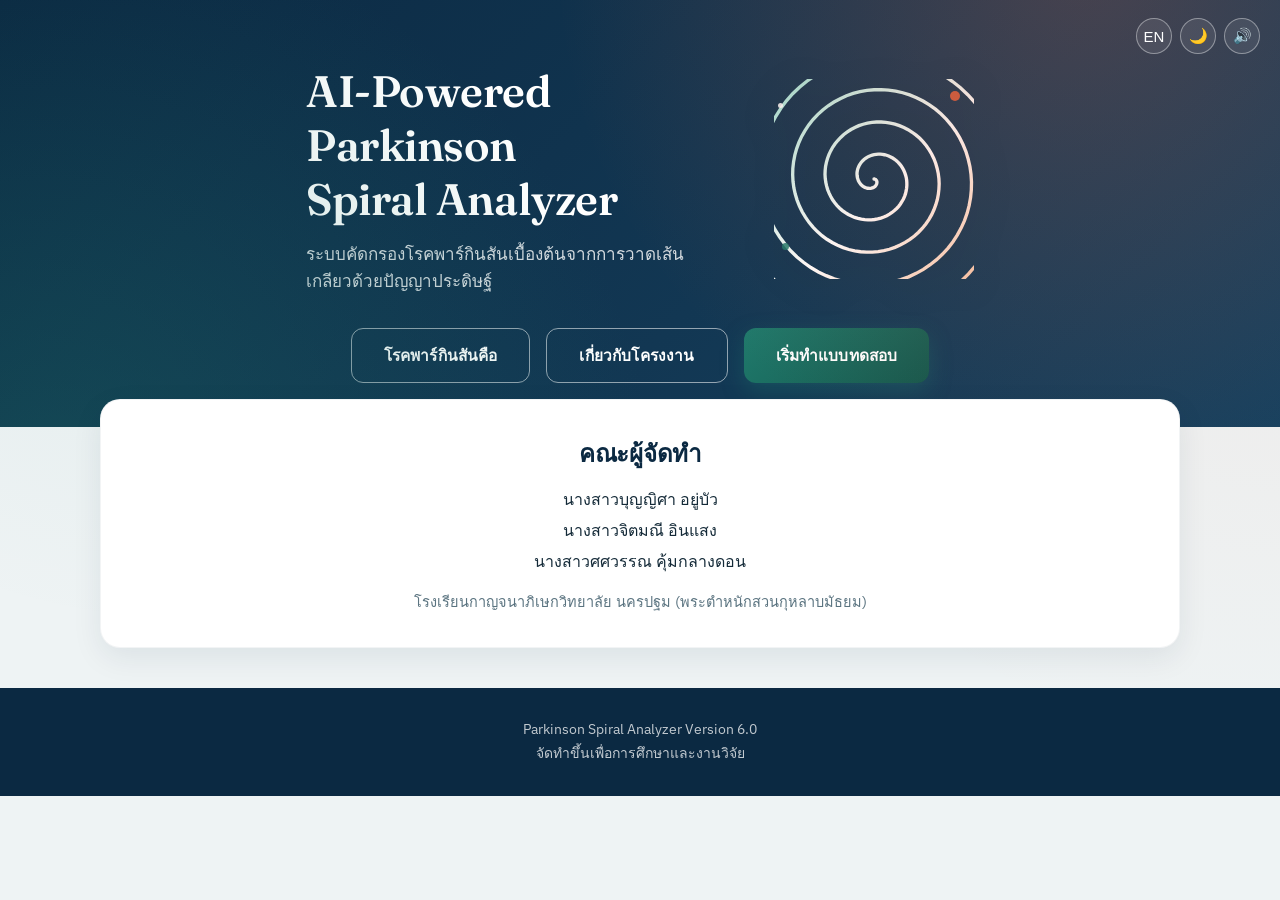
<file: index.html>
<!DOCTYPE html>
<html lang="th">

<head>
    <meta charset="UTF-8">
    <meta name="viewport" content="width=device-width, initial-scale=1.0">
    <title>AI-Powered Parkinson Spiral Analyzer</title>
    <link rel="stylesheet" href="style.css">

    <!-- Google Analytics: แทน G-XXXXXXXXXX ด้วย Measurement ID จริงของคุณ -->
    <!--
    <script async src="https://www.googletagmanager.com/gtag/js?id=G-XXXXXXXXXX"></script>
    <script>
      window.dataLayer = window.dataLayer || [];
      function gtag(){dataLayer.push(arguments);}
      gtag('js', new Date());
      gtag('config', 'G-XXXXXXXXXX');
    </script>
    -->
</head>

<body>

    <div id="pageSkeleton"><div class="skeleton-spinner"></div></div>

    <header class="header hero">

        <div class="utility-bar">
            <button id="langToggleBtn" class="util-btn" title="EN / ไทย">EN</button>
            <button id="themeToggleBtn" class="util-btn" title="Dark mode">🌙</button>
            <button id="soundToggleBtn" class="util-btn" title="Sound">🔊</button>
        </div>

        <div class="hero-inner">

            <div class="hero-text">
                <h1>AI-Powered Parkinson<br>Spiral Analyzer</h1>
                <p data-i18n="hero_subtitle">
                    ระบบคัดกรองโรคพาร์กินสันเบื้องต้นจากการวาดเส้นเกลียว
                    ด้วยปัญญาประดิษฐ์
                </p>
            </div>

            <div class="hero-visual">
                <svg class="hero-spiral" viewBox="0 0 240 240">
                    <path id="heroSpiralPath" fill="none" stroke="url(#spiralGrad)" stroke-width="4" stroke-linecap="round" />
                    <defs>
                        <linearGradient id="spiralGrad" x1="0%" y1="0%" x2="100%" y2="100%">
                            <stop offset="0%" stop-color="#7FD8C8"/>
                            <stop offset="55%" stop-color="#FFFFFF"/>
                            <stop offset="100%" stop-color="#F4B48C"/>
                        </linearGradient>
                    </defs>
                </svg>
                <span class="orbit-dot dot-1"></span>
                <span class="orbit-dot dot-2"></span>
                <span class="orbit-dot dot-3"></span>
            </div>

        </div>

        <div class="home-buttons">
            <a href="about.html" class="btn btn-outline-light" data-i18n="btn_about">โรคพาร์กินสันคือ</a>
            <a href="project.html" class="btn btn-outline-light" data-i18n="btn_project">เกี่ยวกับโครงงาน</a>
            <a href="test.html" class="btn analyze" data-i18n="btn_start_test">เริ่มทำแบบทดสอบ</a>
        </div>

    </header>

    <main class="container">

        <section class="card credits">
            <h2 data-i18n="credits_title">คณะผู้จัดทำ</h2>
            <ol class="credits-list">
                <li data-i18n="credits_name1">นางสาวบุญญิศา อยู่บัว</li>
                <li data-i18n="credits_name2">นางสาวจิตมณี อินแสง</li>
                <li data-i18n="credits_name3">นางสาวศศวรรณ คุ้มกลางดอน</li>
            </ol>
            <p class="credits-school" data-i18n="credits_school">
                โรงเรียนกาญจนาภิเษกวิทยาลัย นครปฐม (พระตำหนักสวนกุหลาบมัธยม)
            </p>
        </section>

    </main>

    <footer class="footer">
        <p data-i18n="footer_line1">Parkinson Spiral Analyzer Version 6.0</p>
        <p data-i18n="footer_line2">Developed for Educational &amp; Research Purposes</p>
    </footer>

    <script src="i18n.js"></script>
    <script src="enhancements.js"></script>
    <script>
        // วาดเส้นก้นหอยกลางหน้าแรก พร้อมแอนิเมชันลากเส้นตอนโหลด
        const path = document.getElementById('heroSpiralPath');
        const cx = 120, cy = 120;
        let d = '';
        for (let a = 0; a <= 9 * Math.PI; a += 0.08) {
            const r = 6.2 * a;
            const x = cx + r * Math.cos(a);
            const y = cy + r * Math.sin(a);
            d += (a === 0 ? 'M' : 'L') + x.toFixed(1) + ',' + y.toFixed(1) + ' ';
        }
        path.setAttribute('d', d);
        const len = path.getTotalLength();
        path.style.strokeDasharray = len;
        path.style.strokeDashoffset = len;
        requestAnimationFrame(() => {
            path.style.transition = 'stroke-dashoffset 2.2s cubic-bezier(.2,.7,.2,1)';
            path.style.strokeDashoffset = 0;
        });
    </script>

</body>
</html>
</file>
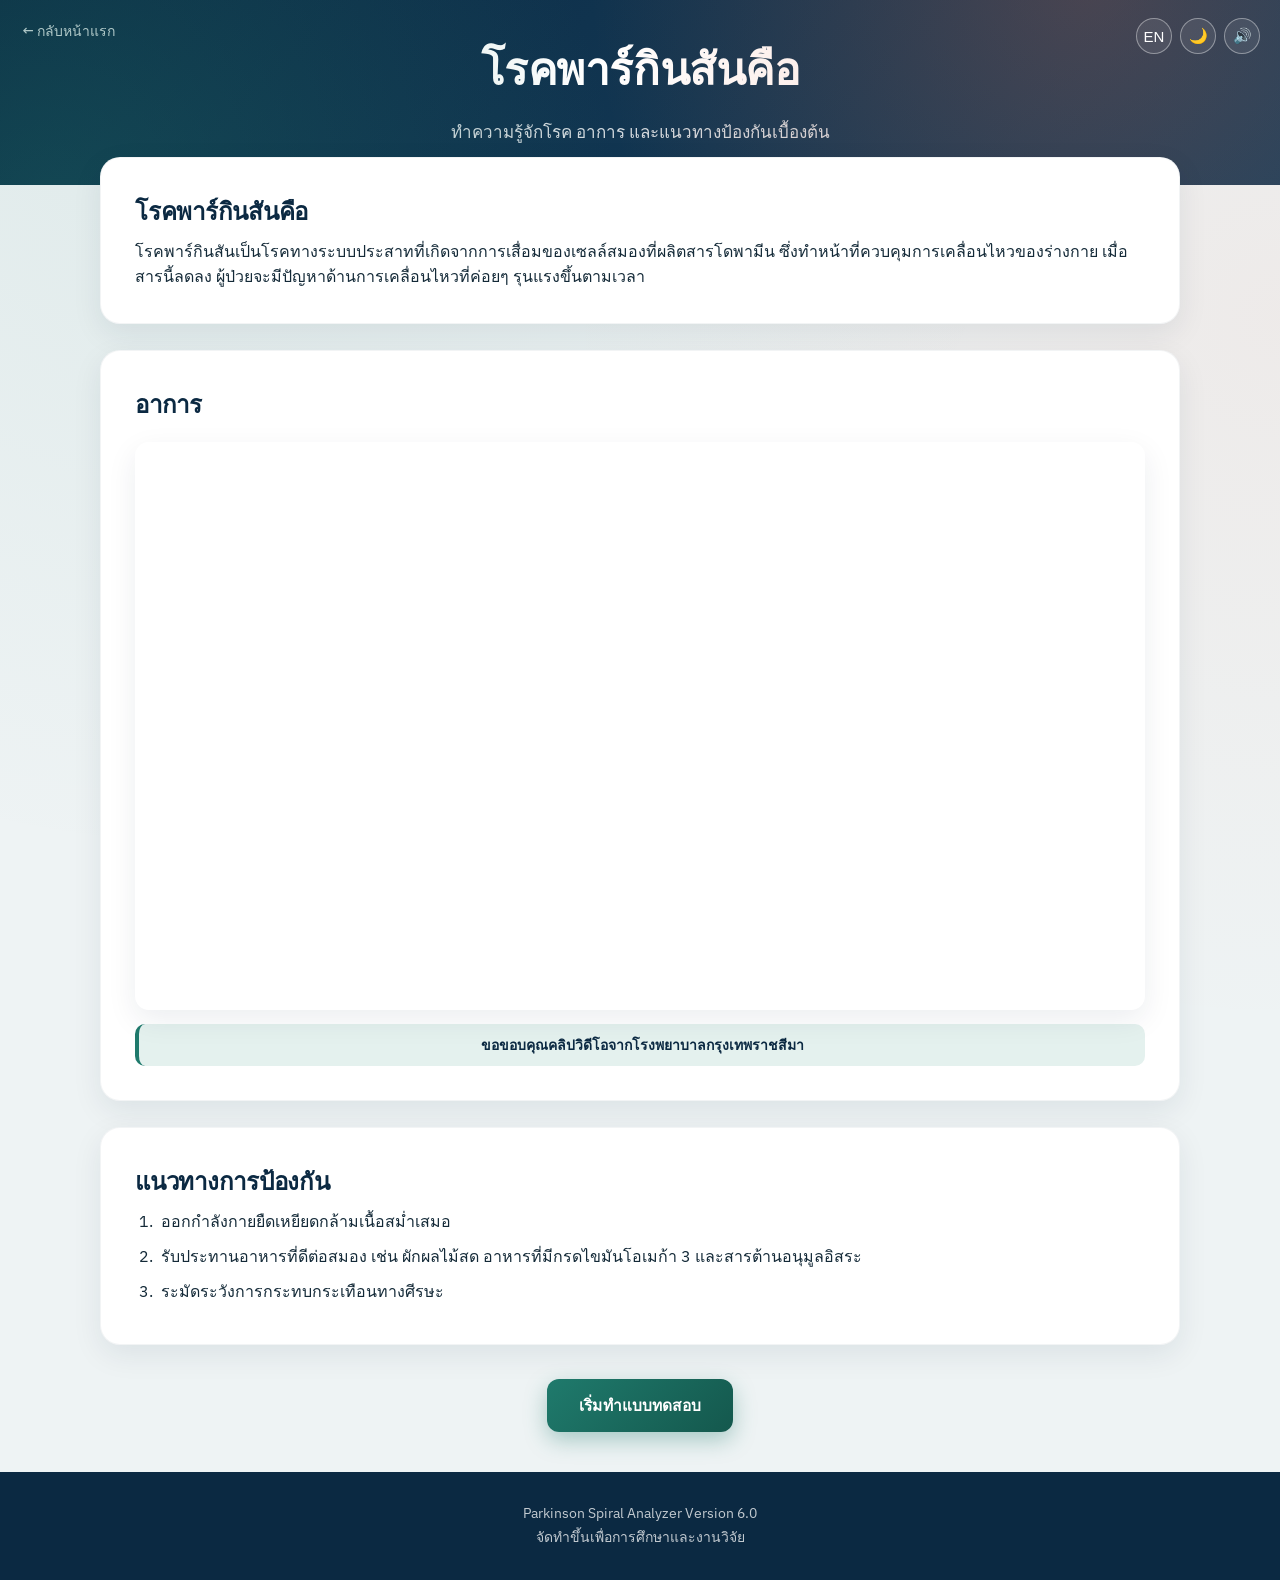
<file: about.html>
<!DOCTYPE html>
<html lang="th">

<head>
    <meta charset="UTF-8">
    <meta name="viewport" content="width=device-width, initial-scale=1.0">
    <title>โรคพาร์กินสันคือ - Parkinson Spiral Analyzer</title>
    <link rel="stylesheet" href="style.css">
</head>

<body>

    <div id="pageSkeleton"><div class="skeleton-spinner"></div></div>

    <header class="header header-sub">
        <div class="utility-bar">
            <button id="langToggleBtn" class="util-btn" title="EN / ไทย">EN</button>
            <button id="themeToggleBtn" class="util-btn" title="Dark mode">🌙</button>
            <button id="soundToggleBtn" class="util-btn" title="Sound">🔊</button>
        </div>
        <a href="index.html" class="back-link" data-i18n="back_link">← กลับหน้าแรก</a>
        <h1 data-i18n="about_title">โรคพาร์กินสันคือ</h1>
        <p data-i18n="about_subtitle">ทำความรู้จักโรค อาการ และแนวทางป้องกันเบื้องต้น</p>
    </header>

    <main class="container">

        <section class="card">
            <h2 data-i18n="about_what_title">โรคพาร์กินสันคือ</h2>
            <p data-i18n="about_what_body">
                โรคพาร์กินสันเป็นโรคทางระบบประสาทที่เกิดจากการเสื่อมของเซลล์สมอง
                ที่ผลิตสารโดพามีน ซึ่งทำหน้าที่ควบคุมการเคลื่อนไหวของร่างกาย
                เมื่อสารนี้ลดลง ผู้ป่วยจะมีปัญหาด้านการเคลื่อนไหวที่ค่อยๆ
                รุนแรงขึ้นตามเวลา
            </p>
        </section>

        <section class="card">
            <h2 data-i18n="about_symptoms_title">อาการ</h2>

            <div class="video-wrap">
                <iframe
                    src="https://www.youtube.com/embed/OqSrEcrw0lI"
                    title="ความรู้เรื่องโรคพาร์กินสัน"
                    frameborder="0"
                    allow="accelerometer; autoplay; clipboard-write; encrypted-media; gyroscope; picture-in-picture"
                    allowfullscreen>
                </iframe>
            </div>
            <p class="video-credit" data-i18n="about_video_credit">
                ขอขอบคุณคลิปวิดีโอจากโรงพยาบาลกรุงเทพราชสีมา
            </p>
        </section>

        <section class="card">
            <h2 data-i18n="about_prevention_title">แนวทางการป้องกัน</h2>
            <ol class="info-list">
                <li data-i18n="prevention_1">ออกกำลังกาย ยืดเหยียดกล้ามเนื้อสม่ำเสมอ</li>
                <li data-i18n="prevention_2">รับประทานอาหารที่ดีต่อสมอง เช่น ผักผลไม้สด อาหารที่มีกรดไขมันโอเมก้า 3 และสารต้านอนุมูลอิสระ</li>
                <li data-i18n="prevention_3">ระมัดระวังการกระทบกระเทือนทางศีรษะ</li>
            </ol>
        </section>

        <div class="home-buttons">
            <a href="test.html" class="btn analyze" data-i18n="btn_start_test">เริ่มทำแบบทดสอบ</a>
        </div>

    </main>

    <footer class="footer">
        <p data-i18n="footer_line1">Parkinson Spiral Analyzer Version 6.0</p>
        <p data-i18n="footer_line2">Developed for Educational &amp; Research Purposes</p>
    </footer>

    <script src="i18n.js"></script>
    <script src="enhancements.js"></script>

</body>
</html>
</file>
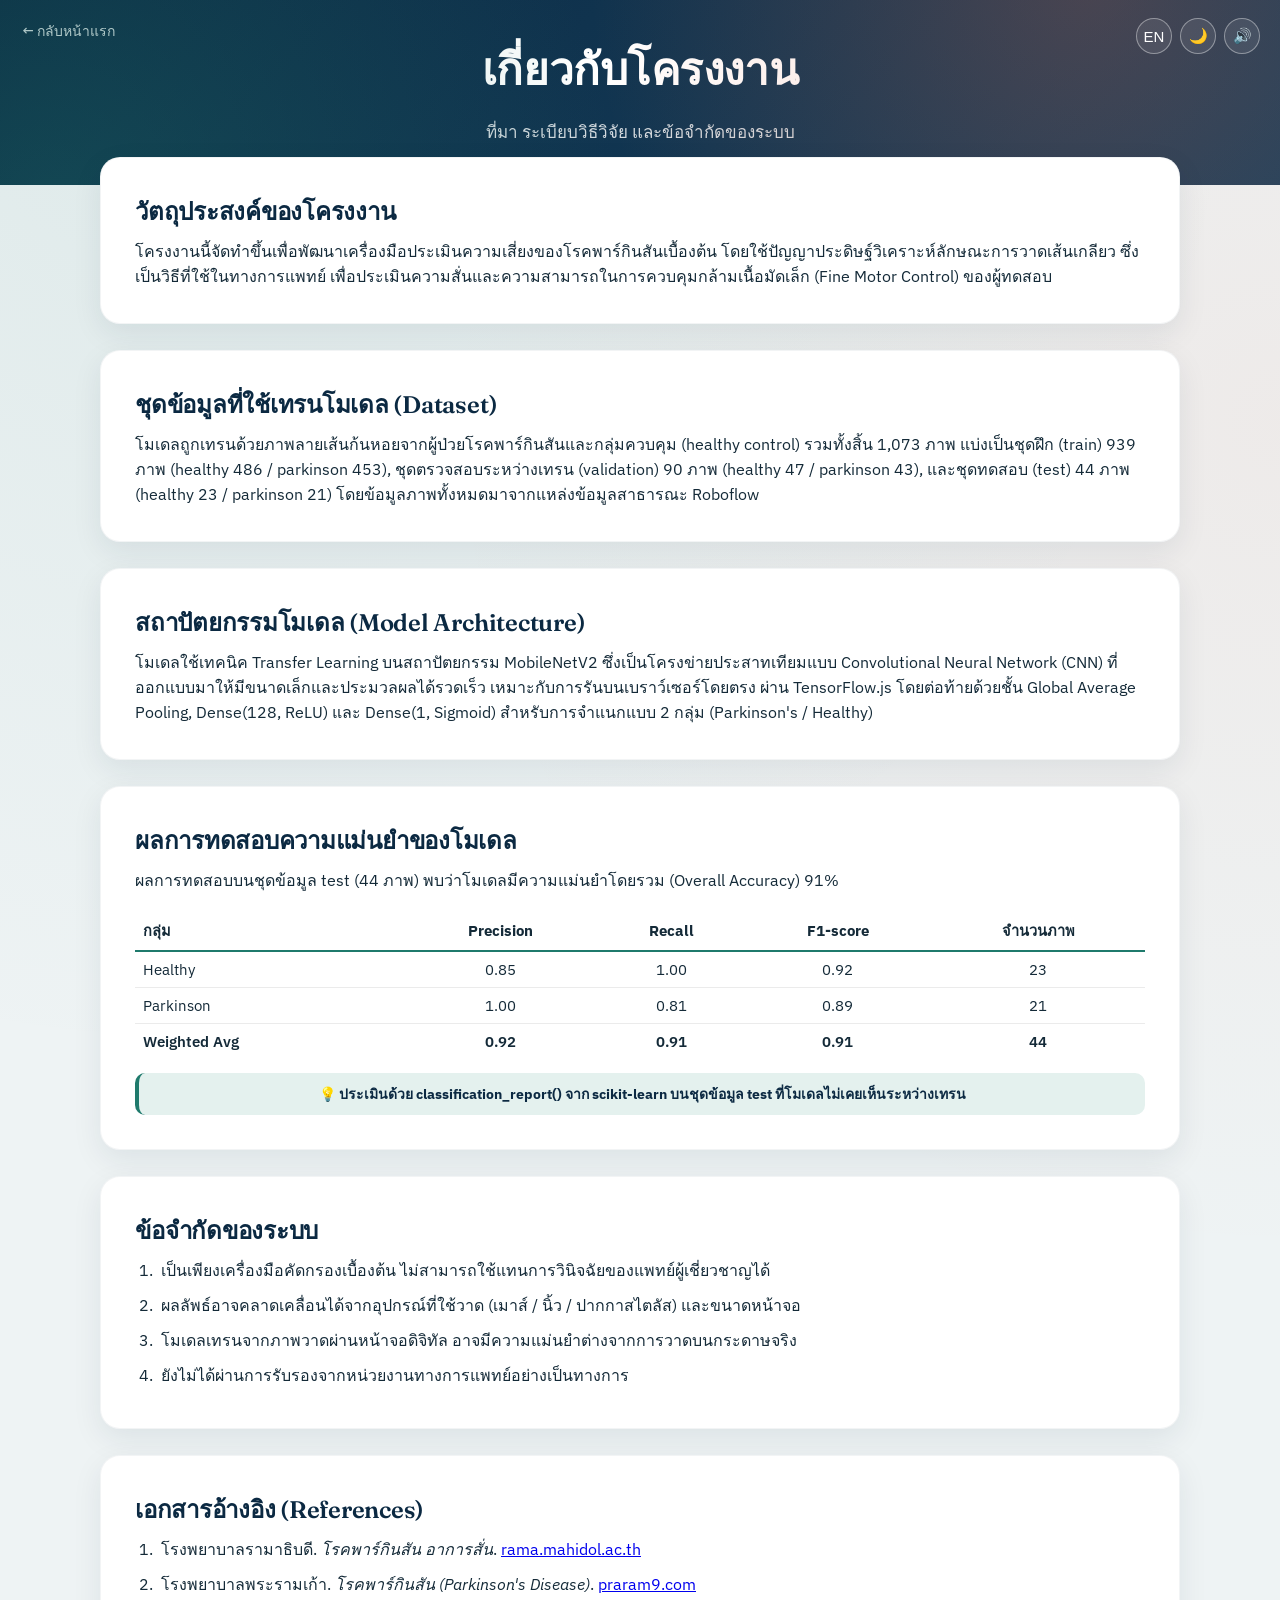
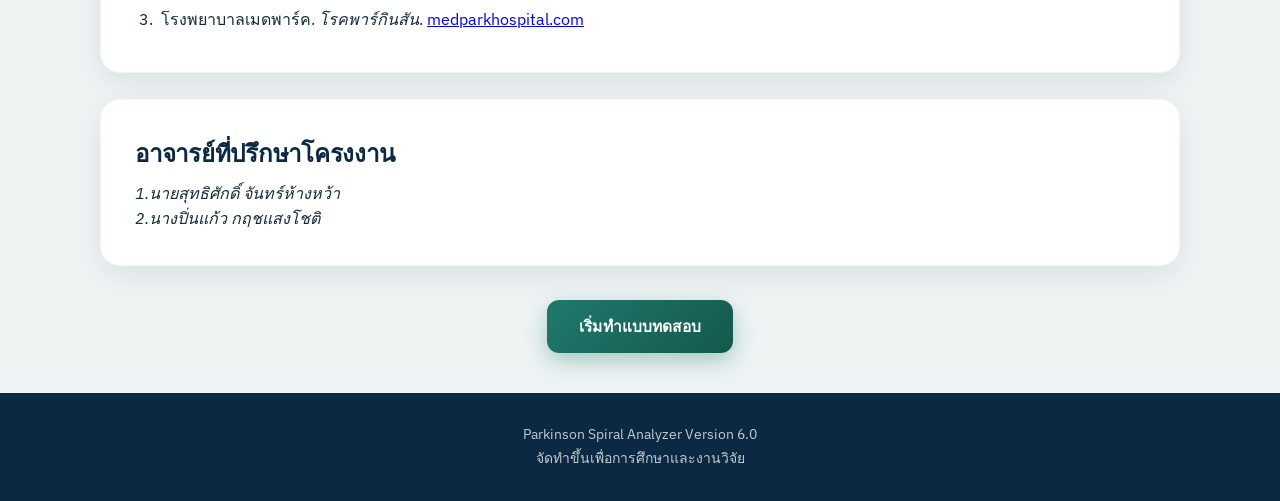
<file: project.html>
<!DOCTYPE html>
<html lang="th">

<head>
    <meta charset="UTF-8">
    <meta name="viewport" content="width=device-width, initial-scale=1.0">
    <title>เกี่ยวกับโครงงาน - Parkinson Spiral Analyzer</title>
    <link rel="stylesheet" href="style.css">
</head>

<body>

    <div id="pageSkeleton"><div class="skeleton-spinner"></div></div>

    <header class="header header-sub">
        <div class="utility-bar">
            <button id="langToggleBtn" class="util-btn" title="EN / ไทย">EN</button>
            <button id="themeToggleBtn" class="util-btn" title="Dark mode">🌙</button>
            <button id="soundToggleBtn" class="util-btn" title="Sound">🔊</button>
        </div>
        <a href="index.html" class="back-link" data-i18n="back_link">← กลับหน้าแรก</a>
        <h1 data-i18n="project_title">เกี่ยวกับโครงงาน</h1>
        <p data-i18n="project_subtitle">ที่มา ระเบียบวิธีวิจัย และข้อจำกัดของระบบ</p>
    </header>

    <main class="container">

        <section class="card">
            <h2 data-i18n="project_objective_title">วัตถุประสงค์ของโครงงาน</h2>
            <p data-i18n="project_objective_body">
                โครงงานนี้จัดทำขึ้นเพื่อพัฒนาเครื่องมือประเมินความเสี่ยงของโรคพาร์กินสันเบื้องต้น
                โดยใช้ปัญญาประดิษฐ์วิเคราะห์ลักษณะการวาดเส้นเกลียว ซึ่งเป็นวิธีที่ใช้ในทางการแพทย์
                เพื่อประเมินความสั่นและความสามารถในการควบคุมกล้ามเนื้อมัดเล็ก
                (Fine Motor Control) ของผู้ทดสอบ
            </p>
        </section>

        <section class="card">
            <h2 data-i18n="project_dataset_title">ชุดข้อมูลที่ใช้เทรนโมเดล (Dataset)</h2>
            <p data-i18n="project_dataset_body_full">
                โมเดลถูกเทรนด้วยภาพลายเส้นก้นหอยจากผู้ป่วยโรคพาร์กินสัน
                และกลุ่มควบคุม (healthy control) รวมทั้งสิ้น <strong>1,073 ภาพ</strong>
                แบ่งเป็นชุดฝึก (train) <strong>939 ภาพ</strong> (healthy 486 / parkinson 453),
                ชุดตรวจสอบระหว่างเทรน (validation) <strong>90 ภาพ</strong> (healthy 47 / parkinson 43),
                และชุดทดสอบ (test) <strong>44 ภาพ</strong> (healthy 23 / parkinson 21)
                โดยข้อมูลภาพทั้งหมดมาจากแหล่งข้อมูลสาธารณะ <strong>Roboflow</strong>
            </p>
        </section>

        <section class="card">
            <h2 data-i18n="project_architecture_title">สถาปัตยกรรมโมเดล (Model Architecture)</h2>
            <p data-i18n="project_architecture_body_full">
                โมเดลใช้เทคนิค Transfer Learning บนสถาปัตยกรรม <strong>MobileNetV2</strong>
                ซึ่งเป็นโครงข่ายประสาทเทียมแบบ Convolutional Neural Network (CNN)
                ที่ออกแบบมาให้มีขนาดเล็กและประมวลผลได้รวดเร็ว เหมาะกับการรันบนเบราว์เซอร์โดยตรง
                ผ่าน TensorFlow.js โดยต่อท้ายด้วยชั้น Global Average Pooling, Dense(128, ReLU)
                และ Dense(1, Sigmoid) สำหรับการจำแนกแบบ 2 กลุ่ม (Parkinson's / Healthy)
            </p>
        </section>

        <section class="card">
            <h2 data-i18n="project_results_title">ผลการทดสอบความแม่นยำของโมเดล</h2>
            <p data-i18n="project_results_body">
                ผลการทดสอบบนชุดข้อมูล test (44 ภาพ) พบว่าโมเดลมีความแม่นยำโดยรวม
                (Overall Accuracy) <strong>91%</strong>
            </p>
            <div class="video-wrap" style="padding-top:0; height:auto; position:static; box-shadow:none; overflow:visible;">
                <table style="width:100%; border-collapse:collapse; font-size:14.5px; margin-top:10px;">
                    <thead>
                        <tr style="border-bottom:2px solid var(--teal);">
                            <th style="text-align:left; padding:8px;" data-i18n="table_group">กลุ่ม</th>
                            <th style="text-align:center; padding:8px;">Precision</th>
                            <th style="text-align:center; padding:8px;">Recall</th>
                            <th style="text-align:center; padding:8px;">F1-score</th>
                            <th style="text-align:center; padding:8px;" data-i18n="table_count">จำนวนภาพ</th>
                        </tr>
                    </thead>
                    <tbody>
                        <tr style="border-bottom:1px solid rgba(0,0,0,.08);">
                            <td style="padding:8px;">Healthy</td>
                            <td style="text-align:center; padding:8px;">0.85</td>
                            <td style="text-align:center; padding:8px;">1.00</td>
                            <td style="text-align:center; padding:8px;">0.92</td>
                            <td style="text-align:center; padding:8px;">23</td>
                        </tr>
                        <tr style="border-bottom:1px solid rgba(0,0,0,.08);">
                            <td style="padding:8px;">Parkinson</td>
                            <td style="text-align:center; padding:8px;">1.00</td>
                            <td style="text-align:center; padding:8px;">0.81</td>
                            <td style="text-align:center; padding:8px;">0.89</td>
                            <td style="text-align:center; padding:8px;">21</td>
                        </tr>
                        <tr style="font-weight:600;">
                            <td style="padding:8px;">Weighted Avg</td>
                            <td style="text-align:center; padding:8px;">0.92</td>
                            <td style="text-align:center; padding:8px;">0.91</td>
                            <td style="text-align:center; padding:8px;">0.91</td>
                            <td style="text-align:center; padding:8px;">44</td>
                        </tr>
                    </tbody>
                </table>
            </div>
            <p class="video-credit" data-i18n="project_results_credit">
                💡 ประเมินด้วย <code>classification_report()</code> จาก scikit-learn บนชุดข้อมูล test ที่โมเดลไม่เคยเห็นระหว่างเทรน
            </p>
        </section>

        <section class="card">
            <h2 data-i18n="project_limitations_title">ข้อจำกัดของระบบ</h2>
            <ol class="info-list">
                <li data-i18n="project_limitation_1">เป็นเพียงเครื่องมือคัดกรองเบื้องต้น ไม่สามารถใช้แทนการวินิจฉัยของแพทย์ผู้เชี่ยวชาญได้</li>
                <li data-i18n="project_limitation_2">ผลลัพธ์อาจคลาดเคลื่อนได้จากอุปกรณ์ที่ใช้วาด (เมาส์ / นิ้ว / ปากกาสไตลัส) และขนาดหน้าจอ</li>
                <li data-i18n="project_limitation_3">โมเดลเทรนจากภาพวาดผ่านหน้าจอดิจิทัล อาจมีความแม่นยำต่างจากการวาดบนกระดาษจริง</li>
                <li data-i18n="project_limitation_4">ยังไม่ได้ผ่านการรับรองจากหน่วยงานทางการแพทย์อย่างเป็นทางการ</li>
            </ol>
        </section>

        <section class="card">
            <h2 data-i18n="project_references_title">เอกสารอ้างอิง (References)</h2>
            <ol class="info-list">
                <li>
                    <span data-i18n="reference_1_org">โรงพยาบาลรามาธิบดี</span>. <em data-i18n="reference_1_title">โรคพาร์กินสัน อาการสั่น</em>.
                    <a href="https://www.rama.mahidol.ac.th/ramachannel/article/%E0%B9%82%E0%B8%A3%E0%B8%84%E0%B8%9E%E0%B8%B2%E0%B8%A3%E0%B9%8C%E0%B8%81%E0%B8%B4%E0%B8%99%E0%B8%AA%E0%B8%B1%E0%B8%99-%E0%B8%AD%E0%B8%B2%E0%B8%81%E0%B8%B2%E0%B8%A3%E0%B8%AA%E0%B8%B1%E0%B9%88%E0%B8%99/" target="_blank" rel="noopener">rama.mahidol.ac.th</a>
                </li>
                <li>
                    <span data-i18n="reference_2_org">โรงพยาบาลพระรามเก้า</span>. <em data-i18n="reference_2_title">โรคพาร์กินสัน (Parkinson's Disease)</em>.
                    <a href="https://praram9.com/th/articles/parkinsons-disease" target="_blank" rel="noopener">praram9.com</a>
                </li>
                <li>
                    <span data-i18n="reference_3_org">โรงพยาบาลเมดพาร์ค</span>. <em data-i18n="reference_3_title">โรคพาร์กินสัน</em>.
                    <a href="https://www.medparkhospital.com/disease-and-treatment/parkinsons-disease" target="_blank" rel="noopener">medparkhospital.com</a>
                </li>
            </ol>
        </section>

        <section class="card">
            <h2 data-i18n="project_advisor_title">อาจารย์ที่ปรึกษาโครงงาน</h2>
            <p><em data-i18n="project_advisor_body">1.นายสุทธิศักดิ์ จันทร์ห้างหว้า</em></p>
            <p><em data-i18n="project_advisor_name2">2.นางปิ่นแก้ว กฤชแสงโชติ</em></p>
        </section>

        <div class="home-buttons">
            <a href="test.html" class="btn analyze" data-i18n="btn_start_test">เริ่มทำแบบทดสอบ</a>
        </div>

    </main>

    <footer class="footer">
        <p data-i18n="footer_line1">Parkinson Spiral Analyzer Version 6.0</p>
        <p data-i18n="footer_line2">Developed for Educational &amp; Research Purposes</p>
    </footer>

    <script src="i18n.js"></script>
    <script src="enhancements.js"></script>

</body>
</html>
</file>
<file: style.css>
/* ======================================
   Parkinson Spiral Analyzer V5.0
   Redesign: Clinical elegance + lively accents
====================================== */

@import url('https://fonts.googleapis.com/css2?family=Fraunces:opsz,wght@9..144,400;9..144,600;9..144,700&family=IBM+Plex+Sans:wght@400;500;600;700&family=IBM+Plex+Mono:wght@500;600&display=swap');

:root{
    --navy: #0B2942;
    --navy-soft: #17415F;
    --paper: #EEF3F4;
    --paper-card: #FFFFFF;
    --teal: #1F7A6C;
    --teal-soft: #E4F1EE;
    --live: #E8613C;
    --live-soft: #FDEAE3;
    --risk-low: #3FA672;
    --risk-mid: #E0A526;
    --risk-high: #D0483A;
    --ink: #142A38;
    --ink-soft: #5B7480;
    --heading: var(--navy);
    --font-display: 'Fraunces', serif;
    --font-body: 'IBM Plex Sans', sans-serif;
    --font-mono: 'IBM Plex Mono', monospace;
    --shadow-soft: 0 10px 30px rgba(11,41,66,.08);
    --shadow-lift: 0 16px 40px rgba(11,41,66,.14);
}

[data-theme="dark"]{
    --paper: #0E1A22;
    --paper-card: #16262F;
    --ink: #E7EEF1;
    --ink-soft: #93A7AF;
    --teal-soft: #123330;
    --navy: #0B2942;
    --navy-soft: #123047;
    --heading: #7FD8C8;
    --shadow-soft: 0 10px 30px rgba(0,0,0,.35);
    --shadow-lift: 0 16px 40px rgba(0,0,0,.5);
}

[data-theme="dark"] .card{
    border-color:rgba(255,255,255,.06);
}

[data-theme="dark"] canvas{
    background:#0E1A22;
}

[data-theme="dark"] .ai-result{
    background:#0F2A26;
    border-color:rgba(31,122,108,.35);
}

/* ---------- Utility Bar (lang / theme / sound) ---------- */

.utility-bar{
    position:absolute;
    top:18px;
    right:20px;
    display:flex;
    gap:8px;
    z-index:5;
}

.util-btn{
    width:36px;
    height:36px;
    border-radius:50%;
    border:1.5px solid rgba(255,255,255,.4);
    background:rgba(255,255,255,.08);
    color:white;
    cursor:pointer;
    font-size:15px;
    display:flex;
    align-items:center;
    justify-content:center;
    transition:background .2s, transform .15s;
}
.util-btn:hover{ background:rgba(255,255,255,.2); transform:translateY(-1px); }
.util-btn:active{ transform:scale(.93); }

/* ---------- Skeleton loader ---------- */

#pageSkeleton{
    position:fixed;
    inset:0;
    background:var(--paper);
    z-index:999;
    display:flex;
    align-items:center;
    justify-content:center;
    transition:opacity .4s ease;
}
#pageSkeleton .skeleton-spinner{
    width:44px; height:44px;
    border:4px solid var(--teal-soft);
    border-top-color:var(--teal);
    border-radius:50%;
    animation:spin .8s linear infinite;
}
#pageSkeleton.hide{
    opacity:0;
    pointer-events:none;
}

/* ---------- AI loading progress ---------- */

.ai-loading-bar{
    width:100%;
    height:6px;
    background:var(--teal-soft);
    border-radius:4px;
    overflow:hidden;
    margin-top:10px;
}
.ai-loading-bar .fill{
    height:100%;
    width:30%;
    background:var(--teal);
    border-radius:4px;
    animation:aiLoadSlide 1.2s ease-in-out infinite;
}
@keyframes aiLoadSlide{
    0%{ transform:translateX(-100%); }
    100%{ transform:translateX(400%); }
}

/* ---------- Download / History / Compare ---------- */

.result-actions{
    display:flex;
    justify-content:center;
    gap:12px;
    margin-top:22px;
    flex-wrap:wrap;
}

.history-list{
    display:flex;
    flex-direction:column;
    gap:8px;
    margin-top:8px;
}
.history-item{
    display:flex;
    justify-content:space-between;
    align-items:center;
    padding:10px 14px;
    background:var(--paper);
    border-radius:10px;
    font-size:13.5px;
    color:var(--ink-soft);
}
.history-item strong{
    color:var(--heading);
    font-family:var(--font-mono);
}
.history-empty{
    color:var(--ink-soft);
    font-size:14px;
    text-align:center;
    padding:12px;
}
.sparkline{
    display:block;
    margin:10px auto 0;
}

*{
    margin:0;
    padding:0;
    box-sizing:border-box;
}

body{
    background:
        radial-gradient(circle at 15% 0%, rgba(31,122,108,.08), transparent 45%),
        radial-gradient(circle at 100% 20%, rgba(232,97,60,.06), transparent 40%),
        var(--paper);
    color:var(--ink);
    font-family:var(--font-body);
    min-height:100vh;
    -webkit-font-smoothing:antialiased;
}

@media (prefers-reduced-motion: reduce){
    *{ animation-duration:.001ms !important; animation-iteration-count:1 !important; transition-duration:.001ms !important; }
}

/* ---------- Header ---------- */

.header{
    background:linear-gradient(135deg, var(--navy) 0%, var(--navy-soft) 100%);
    color:white;
    padding:56px 20px 60px;
    text-align:center;
    position:relative;
    overflow:hidden;
}

.header::after{
    content:"";
    position:absolute;
    inset:0;
    background:
        radial-gradient(circle at 85% -10%, rgba(232,97,60,.25), transparent 45%),
        radial-gradient(circle at 5% 120%, rgba(31,122,108,.35), transparent 45%);
    pointer-events:none;
}

.header h1{
    font-family:var(--font-display);
    font-weight:600;
    font-size:clamp(30px, 5vw, 44px);
    letter-spacing:-.01em;
    margin-bottom:14px;
    position:relative;
}

.header p{
    font-size:17px;
    opacity:.82;
    max-width:520px;
    margin:0 auto;
    position:relative;
    font-weight:400;
}

/* ---------- Container / Cards ---------- */

.container{
    width:94%;
    max-width:1080px;
    margin:-28px auto 40px;
    position:relative;
    z-index:2;
}

.card{
    background:var(--paper-card);
    border-radius:20px;
    padding:34px;
    margin-bottom:26px;
    box-shadow:var(--shadow-soft);
    border:1px solid rgba(11,41,66,.05);
    opacity:0;
    transform:translateY(18px);
    animation:cardIn .6s cubic-bezier(.2,.7,.2,1) forwards;
}

.container .card:nth-of-type(1){ animation-delay:.05s; }
.container .card:nth-of-type(2){ animation-delay:.15s; }
.container .card:nth-of-type(3){ animation-delay:.25s; }
.container .card:nth-of-type(4){ animation-delay:.35s; }

@keyframes cardIn{
    to{ opacity:1; transform:translateY(0); }
}

.card h2{
    font-family:var(--font-display);
    font-weight:600;
    color:var(--heading);
    font-size:24px;
    margin-bottom:8px;
    letter-spacing:-.01em;
}

.subtitle{
    color:var(--ink-soft);
    margin-bottom:22px;
    font-size:15px;
}

/* ---------- Canvas ---------- */

canvas{
    display:block;
    margin:auto;
    width:100%;
    max-width:640px;
    aspect-ratio:1;
    border:2px solid var(--teal-soft);
    border-radius:18px;
    background:white;
    touch-action:none;
    box-shadow:inset 0 0 0 1px rgba(31,122,108,.05);
    transition:border-color .3s;
}

canvas:hover{
    border-color:var(--teal);
}

/* ---------- Buttons ---------- */

.button-group{
    display:flex;
    justify-content:center;
    gap:16px;
    margin-top:26px;
    flex-wrap:wrap;
}

.btn{
    padding:14px 32px;
    border:none;
    border-radius:12px;
    cursor:pointer;
    font-family:var(--font-body);
    font-weight:600;
    font-size:15.5px;
    color:white;
    position:relative;
    overflow:hidden;
    transition:transform .18s ease, box-shadow .18s ease;
    letter-spacing:.01em;
}

.btn:active{ transform:scale(.96); }

.clear{
    background:white;
    color:var(--ink-soft);
    border:1.5px solid rgba(11,41,66,.15);
}
.clear:hover{
    border-color:var(--live);
    color:var(--live);
}

.analyze{
    background:linear-gradient(135deg, var(--teal), #14584D);
    box-shadow:0 8px 22px rgba(31,122,108,.35);
}
.analyze:hover{
    box-shadow:0 12px 28px rgba(31,122,108,.45);
    transform:translateY(-2px);
}

/* ---------- Gauge (signature element) ---------- */

.gauge-wrap{
    display:flex;
    flex-direction:column;
    align-items:center;
    padding:10px 0 6px;
}

.gauge{
    width:100%;
    max-width:280px;
    overflow:visible;
}

.gauge-track{
    fill:none;
    stroke:var(--teal-soft);
    stroke-width:16;
    stroke-linecap:round;
}

.gauge-fill{
    fill:none;
    stroke-width:16;
    stroke-linecap:round;
    stroke:var(--risk-low);
    transition:stroke-dashoffset 1.1s cubic-bezier(.2,.8,.2,1), stroke 1.1s ease;
}

.gauge-needle{
    stroke:var(--heading);
    stroke-width:3;
    stroke-linecap:round;
    transform-origin:110px 110px;
    transition:transform 1.1s cubic-bezier(.2,.8,.2,1);
}

.gauge-hub{
    fill:var(--heading);
}

.gauge-center{
    margin-top:-14px;
    text-align:center;
    position:relative;
    z-index:2;
}

.gauge-score{
    font-family:var(--font-mono);
    font-weight:600;
    font-size:44px;
    color:var(--heading);
    line-height:1;
}

.gauge-score-label{
    font-size:13px;
    color:var(--ink-soft);
    letter-spacing:.06em;
    text-transform:uppercase;
    margin-top:4px;
}

/* ---------- Sub-score progress bars ---------- */

.metric-list{
    display:flex;
    flex-direction:column;
    gap:18px;
    margin-top:8px;
}

.metric-row{
    display:grid;
    grid-template-columns:90px 1fr 52px;
    align-items:center;
    gap:14px;
}

.metric-name{
    font-weight:600;
    font-size:14.5px;
    color:var(--ink);
}

.metric-track{
    height:10px;
    border-radius:6px;
    background:var(--teal-soft);
    overflow:hidden;
}

.metric-fill{
    height:100%;
    border-radius:6px;
    width:0%;
    background:linear-gradient(90deg, #5FA8D3, var(--navy));
    transition:width 1s cubic-bezier(.2,.8,.2,1);
}

.metric-value{
    font-family:var(--font-mono);
    font-weight:600;
    text-align:right;
    color:var(--heading);
    font-size:15px;
}

/* ---------- Risk level banner ---------- */

.level-box{
    margin-top:30px;
    background:linear-gradient(135deg, var(--navy), var(--navy-soft));
    color:white;
    border-radius:16px;
    padding:26px;
    text-align:center;
    position:relative;
    overflow:hidden;
}

.level-box h3{
    font-family:var(--font-body);
    font-weight:500;
    font-size:13px;
    letter-spacing:.1em;
    text-transform:uppercase;
    opacity:.75;
    margin-bottom:8px;
}

#level{
    font-family:var(--font-display);
    font-size:28px;
    font-weight:600;
}

/* ---------- AI Result ---------- */

.ai-result{
    margin-top:6px;
    background:var(--teal-soft);
    border:1.5px solid rgba(31,122,108,.18);
    border-radius:16px;
    padding:24px;
    min-height:110px;
    line-height:1.7;
    color:var(--ink);
    transition:background .3s, border-color .3s;
}

.ai-result h3{
    font-family:var(--font-display);
    color:var(--heading);
    font-size:22px;
    margin-bottom:4px;
}

.ai-status{
    margin-top:12px;
    text-align:center;
    color:var(--teal);
    font-weight:600;
    font-size:14px;
}

/* pulse while thinking */
.ai-thinking{
    animation:pulseBg 1.4s ease-in-out infinite;
}
@keyframes pulseBg{
    0%,100%{ background:var(--teal-soft); }
    50%{ background:#D7ECE7; }
}

/* ---------- Footer ---------- */

.footer{
    margin-top:20px;
    background:var(--navy);
    color:rgba(255,255,255,.75);
    text-align:center;
    padding:28px;
    font-size:14px;
}
.footer p{ margin:4px 0; }

/* ---------- Loading overlay ---------- */

.loading{
    text-align:center;
    padding:20px;
    color:var(--teal);
    font-weight:600;
}

/* ---------- Hero (Home page) ---------- */

.hero{
    padding:64px 20px 44px;
}

.hero-inner{
    display:flex;
    align-items:center;
    justify-content:center;
    gap:48px;
    max-width:920px;
    margin:0 auto;
    flex-wrap:wrap;
    position:relative;
}

.hero-text{
    text-align:left;
    max-width:420px;
}

.hero-text h1{
    text-align:left;
}

.hero-text p{
    margin:0;
    text-align:left;
}

.hero-visual{
    position:relative;
    width:200px;
    height:200px;
    flex-shrink:0;
}

.hero-spiral{
    width:100%;
    height:100%;
    filter:drop-shadow(0 6px 18px rgba(0,0,0,.25));
}

.orbit-dot{
    position:absolute;
    border-radius:50%;
    background:var(--live);
    opacity:.85;
    animation:orbit 6s linear infinite;
}
.dot-1{ width:10px; height:10px; top:6%; left:88%; animation-duration:7s; }
.dot-2{ width:7px; height:7px; top:82%; left:4%; background:var(--teal); animation-duration:9s; animation-direction:reverse; }
.dot-3{ width:5px; height:5px; top:12%; left:2%; background:#fff; animation-duration:11s; }

@keyframes orbit{
    0%{ transform:translate(0,0) scale(1); }
    50%{ transform:translate(8px,-10px) scale(1.15); }
    100%{ transform:translate(0,0) scale(1); }
}

.home-buttons{
    display:flex;
    justify-content:center;
    gap:16px;
    margin-top:34px;
    flex-wrap:wrap;
    position:relative;
}

.btn-outline-light{
    background:transparent;
    border:1.5px solid rgba(255,255,255,.55);
    color:white;
}
.btn-outline-light:hover{
    background:rgba(255,255,255,.12);
    border-color:white;
}

.btn-outline{
    background:transparent;
    border:1.5px solid var(--teal);
    color:var(--teal);
}
.btn-outline:hover{
    background:var(--teal-soft);
}

a.btn{
    display:inline-flex;
    align-items:center;
    justify-content:center;
    text-decoration:none;
}

/* ---------- Credits ---------- */

.credits{
    text-align:center;
}
.credits-list{
    list-style:none;
    display:flex;
    flex-direction:column;
    gap:6px;
    margin:14px 0 16px;
    font-family:var(--font-body);
    font-weight:500;
    color:var(--ink);
}
.credits-school{
    color:var(--ink-soft);
    font-size:14.5px;
}

/* ---------- Sub-header (about / test pages) ---------- */

.header-sub{
    padding:34px 20px 40px;
    position:relative;
}

.back-link{
    position:absolute;
    top:20px;
    left:22px;
    color:rgba(255,255,255,.85);
    text-decoration:none;
    font-size:14px;
    font-weight:500;
    transition:color .2s;
}
.back-link:hover{ color:white; }

/* ---------- About page info lists / video ---------- */

.info-list{
    display:flex;
    flex-direction:column;
    gap:10px;
    padding-left:22px;
    color:var(--ink);
    margin-bottom:6px;
}
.info-list li{ padding-left:4px; }

.video-wrap{
    position:relative;
    width:100%;
    padding-top:56.25%;
    margin-top:18px;
    border-radius:14px;
    overflow:hidden;
    box-shadow:var(--shadow-soft);
}
.video-wrap iframe{
    position:absolute;
    inset:0;
    width:100%;
    height:100%;
    border:none;
}
.video-credit{
    margin-top:14px;
    padding:10px 16px;
    background:var(--teal-soft);
    border-left:4px solid var(--teal);
    border-radius:10px;
    font-size:14px;
    font-weight:700;
    color:var(--heading);
    text-align:center;
}

/* ---------- Test page tweaks ---------- */

.canvas-small{
    max-width:640px;
}

.privacy-note{
    text-align:center;
    font-size:13px;
    color:var(--ink-soft);
    margin-top:14px;
}

/* ---------- Spinner ---------- */

.btn.analyze{ position:relative; }

.spinner{
    position:absolute;
    left:50%; top:50%;
    width:20px; height:20px;
    margin:-10px 0 0 -10px;
    border:2.5px solid rgba(255,255,255,.35);
    border-top-color:white;
    border-radius:50%;
    animation:spin .7s linear infinite;
}

@keyframes spin{
    to{ transform:rotate(360deg); }
}

#analyzeBtnText{
    transition:opacity .15s;
}

/* ---------- Risk level colors ---------- */

.level-box.level-low{
    background:linear-gradient(135deg, #1F7A55, #2E9C6C);
}
.level-box.level-mid{
    background:linear-gradient(135deg, #A97B12, #D9A526);
}
.level-box.level-high{
    background:linear-gradient(135deg, #8C2D1F, #C4432B);
}

/* ---------- Recommendation box ---------- */

.recommend-box p{
    color:var(--ink-soft);
    line-height:1.7;
    margin-bottom:8px;
}

/* ---------- Assessment Modal ---------- */

.modal-overlay{
    position:fixed;
    inset:0;
    background:rgba(11,41,66,.55);
    display:flex;
    align-items:center;
    justify-content:center;
    z-index:50;
    padding:20px;
    animation:fadeIn .25s ease;
}

.modal-box{
    background:white;
    border-radius:18px;
    padding:32px;
    max-width:420px;
    width:100%;
    box-shadow:var(--shadow-lift);
    text-align:center;
    animation:cardIn .35s cubic-bezier(.2,.7,.2,1);
}

.modal-box h3{
    font-family:var(--font-display);
    color:var(--heading);
    font-size:21px;
    margin-bottom:12px;
}

.modal-box p{
    color:var(--ink-soft);
    font-size:14.5px;
    line-height:1.7;
    margin-bottom:22px;
}

.modal-buttons{
    display:flex;
    gap:12px;
    justify-content:center;
    flex-wrap:wrap;
}

.modal-buttons .btn{
    flex:1;
    min-width:120px;
}

/* ---------- Responsive ---------- */

@media(max-width:768px){
    .header{ padding:44px 18px 52px; }
    .card{ padding:24px; }
    .btn{ width:100%; }
    .metric-row{ grid-template-columns:76px 1fr 46px; }
    .hero-inner{ flex-direction:column-reverse; text-align:center; }
    .hero-text{ text-align:center; max-width:100%; }
    .hero-text h1, .hero-text p{ text-align:center; }
    .home-buttons{ flex-direction:column; align-items:stretch; }
    .home-buttons .btn{ width:100%; }
}
</file>
